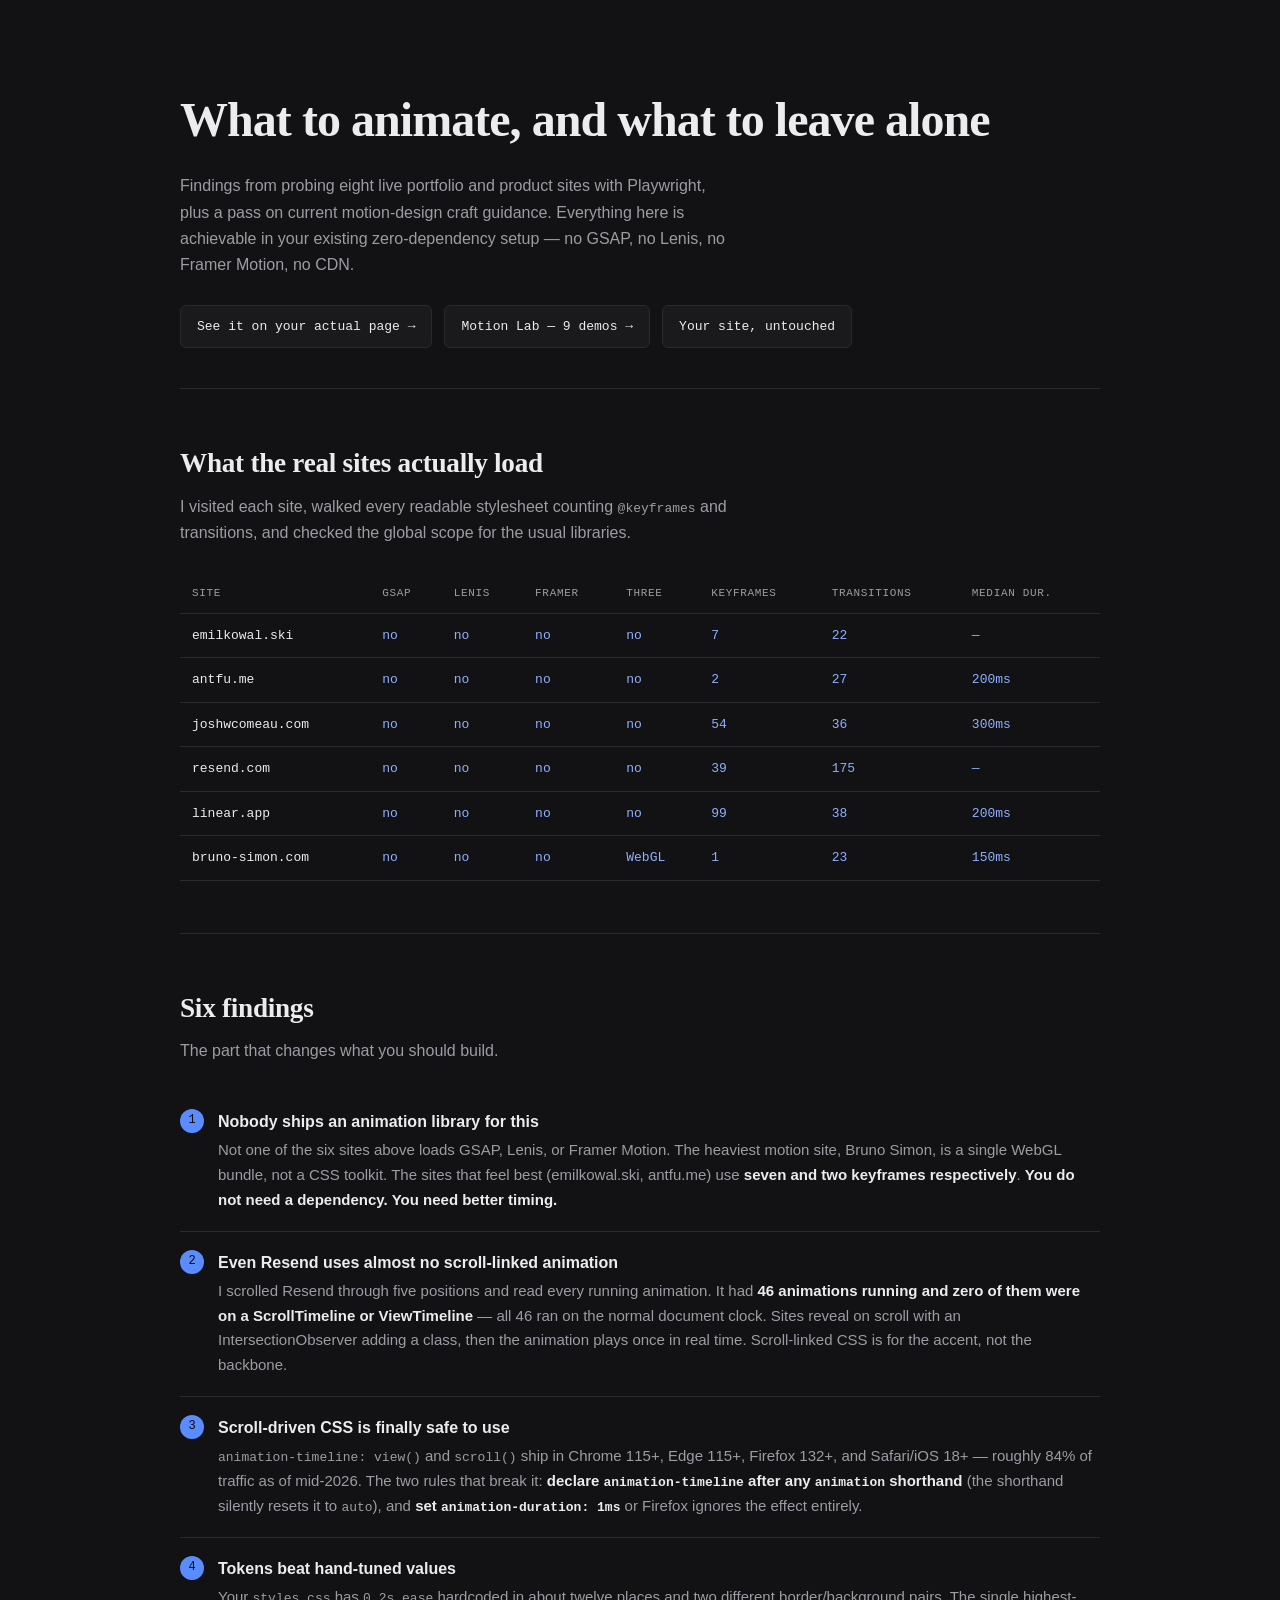
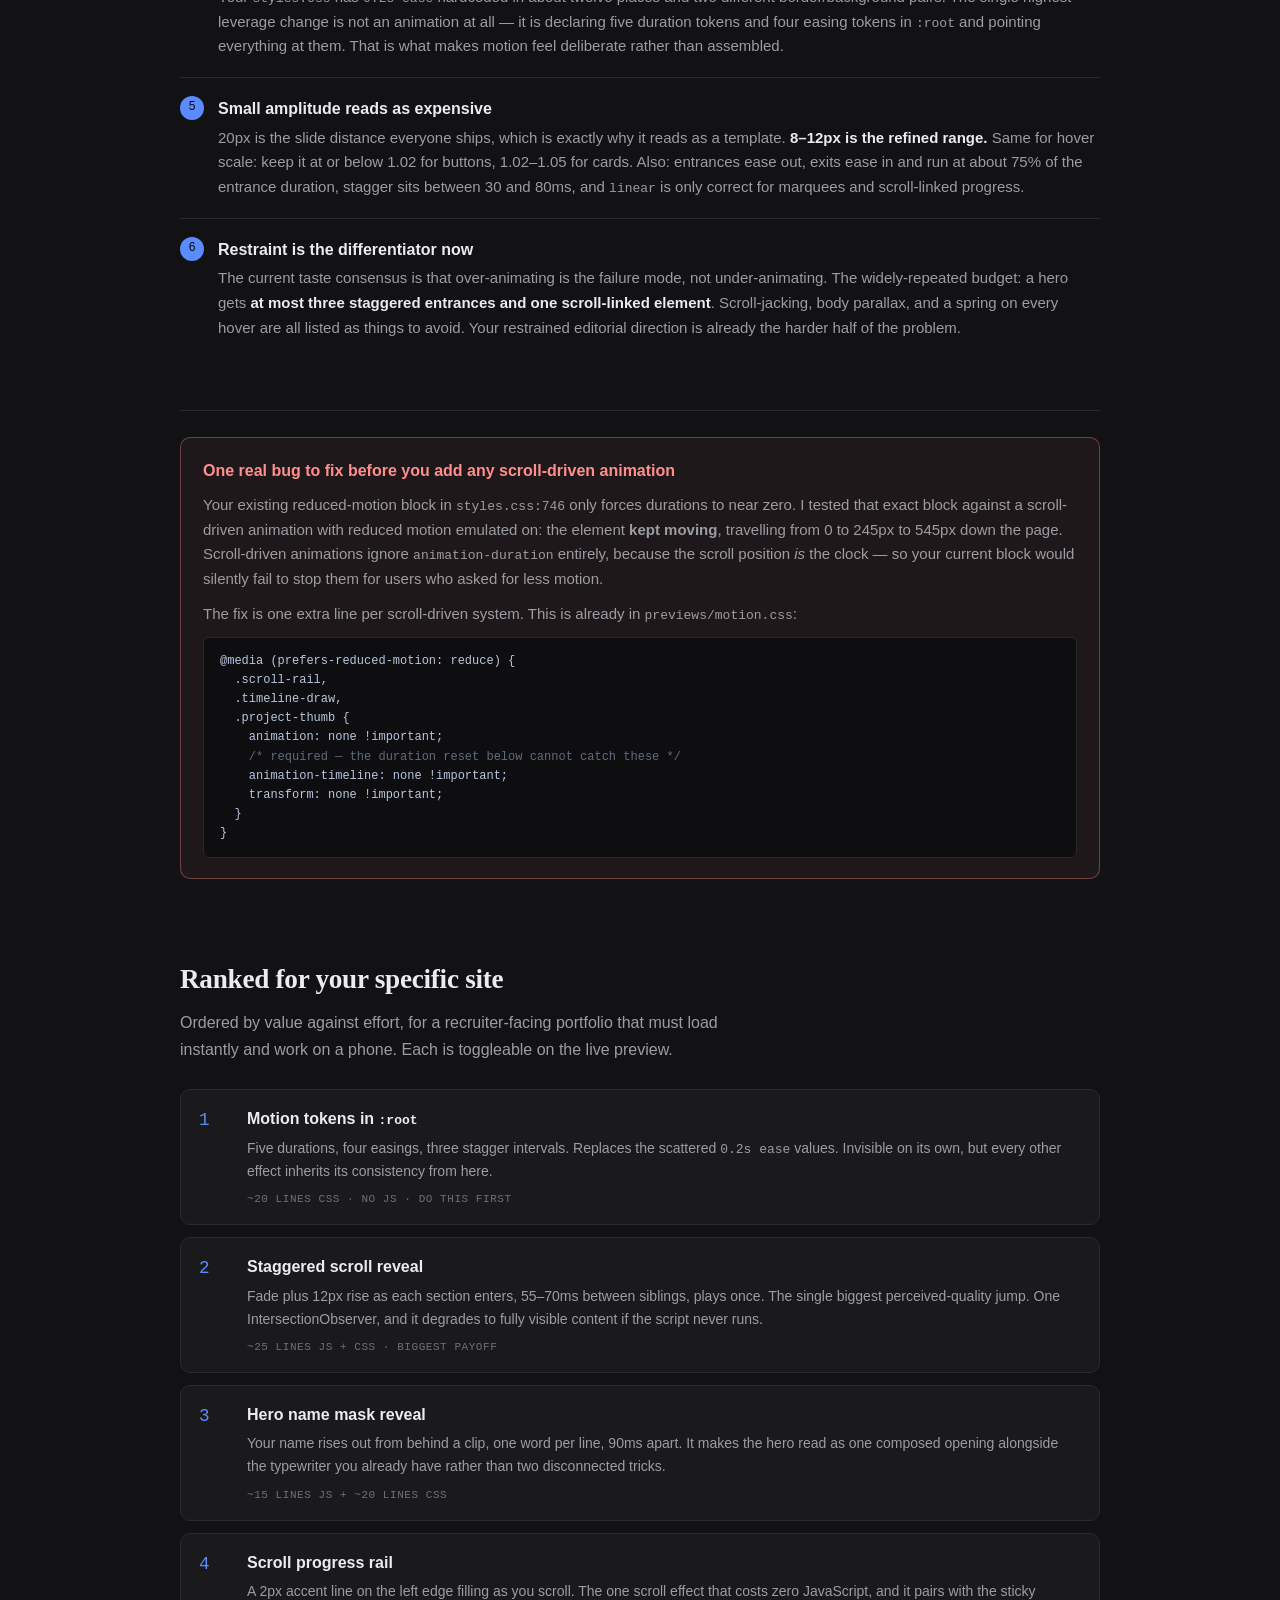
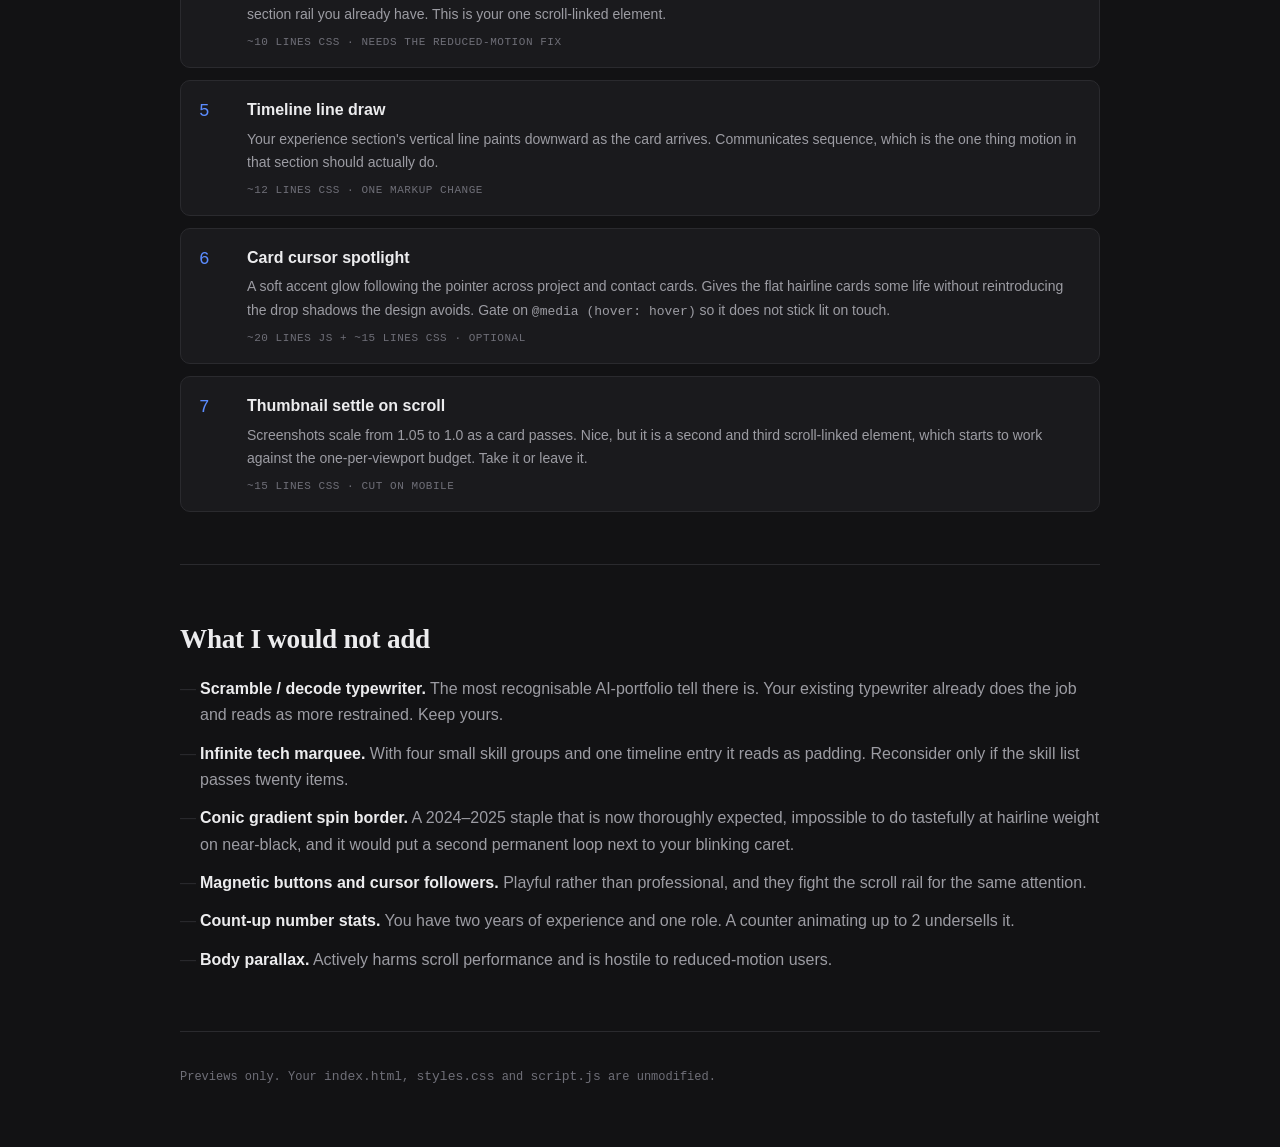
<file: previews/index.html>
<!DOCTYPE html>
<html lang="en">
<head>
<meta charset="UTF-8" />
<meta name="viewport" content="width=device-width, initial-scale=1.0" />
<link rel="icon" href="data:," />
<title>Animation research — findings for this portfolio</title>
<style>
:root {
  --surface: #121214;
  --raised: #1a1a1d;
  --raised-hover: #212126;
  --line: #2a2a2e;
  --ink: #ececee;
  --ink-dim: #9c9ca3;
  --accent: #5b8cff;
  --accent-soft: #8fb0ff;
  --on-accent: #0b0b0c;
  --radius: 10px;
  --radius-sm: 6px;
  --font-sans: -apple-system, BlinkMacSystemFont, "Segoe UI", Roboto, Helvetica, Arial, sans-serif;
  --font-display: "Iowan Old Style", "Palatino Linotype", Palatino, Georgia, "Times New Roman", serif;
  --font-mono: "Cascadia Code", Consolas, ui-monospace, "SF Mono", Menlo, monospace;
}
* { margin: 0; padding: 0; box-sizing: border-box; }
body {
  font-family: var(--font-sans); background: var(--surface); color: var(--ink);
  line-height: 1.65; -webkit-font-smoothing: antialiased;
}
a { color: var(--accent-soft); text-underline-offset: 3px; }
code, .mono { font-family: var(--font-mono); font-size: 0.8125rem; }
.wrap { width: min(920px, 90%); margin: 0 auto; }

header.hero { padding: 80px 0 40px; border-bottom: 1px solid var(--line); }
header.hero h1 { font-family: var(--font-display); font-size: clamp(2rem, 5vw, 3rem); font-weight: 600; letter-spacing: -0.02em; }
header.hero p { color: var(--ink-dim); max-width: 62ch; margin-top: 14px; }

nav.links { display: flex; gap: 12px; flex-wrap: wrap; margin-top: 26px; }
nav.links a {
  border: 1px solid var(--line); background: var(--raised); color: var(--ink);
  padding: 10px 16px; border-radius: var(--radius-sm); text-decoration: none;
  font-family: var(--font-mono); font-size: 0.8125rem;
  transition: border-color 0.15s cubic-bezier(0.4,0,0.2,1), background 0.15s cubic-bezier(0.4,0,0.2,1), color 0.15s;
}
nav.links a:hover { border-color: var(--accent); background: var(--raised-hover); }

section { padding: 52px 0; border-bottom: 1px solid var(--line); }
h2 { font-family: var(--font-display); font-size: 1.7rem; font-weight: 600; letter-spacing: -0.01em; margin-bottom: 8px; }
.sub { color: var(--ink-dim); margin-bottom: 26px; max-width: 66ch; }

table { width: 100%; border-collapse: collapse; font-size: 0.875rem; }
th, td { text-align: left; padding: 11px 12px; border-bottom: 1px solid var(--line); vertical-align: top; }
th { font-family: var(--font-mono); font-size: 0.6875rem; color: var(--ink-dim); text-transform: uppercase; letter-spacing: 0.06em; font-weight: 500; }
td.num { font-family: var(--font-mono); font-size: 0.8125rem; color: var(--accent-soft); white-space: nowrap; }
td.site { font-family: var(--font-mono); font-size: 0.8125rem; white-space: nowrap; }
.zero { color: #ff8f8f; }
.some { color: #ffd479; }
.many { color: #7ee2a8; }

.finding { display: flex; gap: 14px; padding: 18px 0; border-bottom: 1px solid var(--line); }
.finding:last-child { border-bottom: none; }
.finding .n {
  font-family: var(--font-mono); font-size: 0.75rem; color: var(--on-accent);
  background: var(--accent); width: 24px; height: 24px; flex: none;
  display: grid; place-items: center; border-radius: 50%;
}
.finding h3 { font-size: 1rem; font-weight: 600; margin-bottom: 3px; }
.finding p { color: var(--ink-dim); font-size: 0.9375rem; }
.finding p b { color: var(--ink); font-weight: 600; }

.warn {
  border: 1px solid rgba(255,143,143,0.35); background: rgba(255,143,143,0.06);
  border-radius: var(--radius); padding: 20px 22px; margin: 26px 0;
}
.warn h3 { color: #ff8f8f; font-size: 1rem; margin-bottom: 8px; }
.warn p { color: var(--ink-dim); font-size: 0.9375rem; margin-bottom: 10px; }
.warn pre {
  background: #0e0e10; border: 1px solid var(--line); border-radius: var(--radius-sm);
  padding: 14px 16px; overflow-x: auto; font-family: var(--font-mono);
  font-size: 0.75rem; color: #b9c6e0; line-height: 1.6;
}
.warn .cmt { color: #5f6b80; }

.rec { display: grid; gap: 12px; margin-top: 8px; }
.rec-item {
  display: grid; grid-template-columns: 34px 1fr; gap: 14px;
  border: 1px solid var(--line); background: var(--raised);
  border-radius: var(--radius); padding: 16px 18px;
}
.rec-rank { font-family: var(--font-mono); font-size: 1.1rem; color: var(--accent); }
.rec-item h3 { font-size: 1rem; font-weight: 600; margin-bottom: 4px; }
.rec-item p { color: var(--ink-dim); font-size: 0.875rem; }
.rec-item .eff { font-family: var(--font-mono); font-size: 0.6875rem; color: #6f6f78; margin-top: 7px; text-transform: uppercase; letter-spacing: 0.05em; }

ul.plain { list-style: none; color: var(--ink-dim); }
ul.plain li { padding: 6px 0 6px 20px; position: relative; }
ul.plain li::before { content: "\2014"; position: absolute; left: 0; color: var(--line); }
ul.plain b { color: var(--ink); font-weight: 600; }

footer { padding: 34px 0 60px; color: #6f6f78; font-family: var(--font-mono); font-size: 0.75rem; }
</style>
</head>
<body>
<div class="wrap">

<header class="hero">
  <h1>What to animate, and what to leave alone</h1>
  <p>Findings from probing eight live portfolio and product sites with Playwright, plus a pass on current motion-design craft guidance. Everything here is achievable in your existing zero-dependency setup — no GSAP, no Lenis, no Framer Motion, no CDN.</p>
  <nav class="links">
    <a href="site-v2.html">See it on your actual page &rarr;</a>
    <a href="motion-lab.html">Motion Lab — 9 demos &rarr;</a>
    <a href="http://localhost:4173/index.html" target="_blank" rel="noopener">Your site, untouched</a>
  </nav>
</header>

<section>
  <h2>What the real sites actually load</h2>
  <p class="sub">I visited each site, walked every readable stylesheet counting <span class="mono">@keyframes</span> and transitions, and checked the global scope for the usual libraries.</p>
  <table>
    <thead>
      <tr><th>Site</th><th>GSAP</th><th>Lenis</th><th>Framer</th><th>Three</th><th>Keyframes</th><th>Transitions</th><th>Median dur.</th></tr>
    </thead>
    <tbody>
      <tr><td class="site">emilkowal.ski</td><td class="num zero">no</td><td class="num zero">no</td><td class="num zero">no</td><td class="num zero">no</td><td class="num">7</td><td class="num">22</td><td class="num">—</td></tr>
      <tr><td class="site">antfu.me</td><td class="num zero">no</td><td class="num zero">no</td><td class="num zero">no</td><td class="num zero">no</td><td class="num">2</td><td class="num">27</td><td class="num">200ms</td></tr>
      <tr><td class="site">joshwcomeau.com</td><td class="num zero">no</td><td class="num zero">no</td><td class="num zero">no</td><td class="num zero">no</td><td class="num many">54</td><td class="num">36</td><td class="num">300ms</td></tr>
      <tr><td class="site">resend.com</td><td class="num zero">no</td><td class="num zero">no</td><td class="num zero">no</td><td class="num zero">no</td><td class="num many">39</td><td class="num many">175</td><td class="num">—</td></tr>
      <tr><td class="site">linear.app</td><td class="num zero">no</td><td class="num zero">no</td><td class="num zero">no</td><td class="num zero">no</td><td class="num many">99</td><td class="num">38</td><td class="num">200ms</td></tr>
      <tr><td class="site">bruno-simon.com</td><td class="num zero">no</td><td class="num zero">no</td><td class="num zero">no</td><td class="num some">WebGL</td><td class="num">1</td><td class="num">23</td><td class="num">150ms</td></tr>
    </tbody>
  </table>
</section>

<section>
  <h2>Six findings</h2>
  <p class="sub">The part that changes what you should build.</p>

  <div class="finding">
    <div class="n">1</div>
    <div>
      <h3>Nobody ships an animation library for this</h3>
      <p>Not one of the six sites above loads GSAP, Lenis, or Framer Motion. The heaviest motion site, Bruno Simon, is a single WebGL bundle, not a CSS toolkit. The sites that feel best (emilkowal.ski, antfu.me) use <b>seven and two keyframes respectively</b>. <b>You do not need a dependency. You need better timing.</b></p>
    </div>
  </div>

  <div class="finding">
    <div class="n">2</div>
    <div>
      <h3>Even Resend uses almost no scroll-linked animation</h3>
      <p>I scrolled Resend through five positions and read every running animation. It had <b>46 animations running and zero of them were on a ScrollTimeline or ViewTimeline</b> — all 46 ran on the normal document clock. Sites reveal on scroll with an IntersectionObserver adding a class, then the animation plays once in real time. Scroll-linked CSS is for the accent, not the backbone.</p>
    </div>
  </div>

  <div class="finding">
    <div class="n">3</div>
    <div>
      <h3>Scroll-driven CSS is finally safe to use</h3>
      <p><span class="mono">animation-timeline: view()</span> and <span class="mono">scroll()</span> ship in Chrome 115+, Edge 115+, Firefox 132+, and Safari/iOS 18+ — roughly 84% of traffic as of mid-2026. The two rules that break it: <b>declare <span class="mono">animation-timeline</span> after any <span class="mono">animation</span> shorthand</b> (the shorthand silently resets it to <span class="mono">auto</span>), and <b>set <span class="mono">animation-duration: 1ms</span></b> or Firefox ignores the effect entirely.</p>
    </div>
  </div>

  <div class="finding">
    <div class="n">4</div>
    <div>
      <h3>Tokens beat hand-tuned values</h3>
      <p>Your <span class="mono">styles.css</span> has <span class="mono">0.2s ease</span> hardcoded in about twelve places and two different border/background pairs. The single highest-leverage change is not an animation at all — it is declaring five duration tokens and four easing tokens in <span class="mono">:root</span> and pointing everything at them. That is what makes motion feel deliberate rather than assembled.</p>
    </div>
  </div>

  <div class="finding">
    <div class="n">5</div>
    <div>
      <h3>Small amplitude reads as expensive</h3>
      <p>20px is the slide distance everyone ships, which is exactly why it reads as a template. <b>8&ndash;12px is the refined range.</b> Same for hover scale: keep it at or below 1.02 for buttons, 1.02&ndash;1.05 for cards. Also: entrances ease out, exits ease in and run at about 75% of the entrance duration, stagger sits between 30 and 80ms, and <span class="mono">linear</span> is only correct for marquees and scroll-linked progress.</p>
    </div>
  </div>

  <div class="finding">
    <div class="n">6</div>
    <div>
      <h3>Restraint is the differentiator now</h3>
      <p>The current taste consensus is that over-animating is the failure mode, not under-animating. The widely-repeated budget: a hero gets <b>at most three staggered entrances and one scroll-linked element</b>. Scroll-jacking, body parallax, and a spring on every hover are all listed as things to avoid. Your restrained editorial direction is already the harder half of the problem.</p>
    </div>
  </div>
</section>

<div class="warn">
  <h3>One real bug to fix before you add any scroll-driven animation</h3>
  <p>Your existing reduced-motion block in <span class="mono">styles.css:746</span> only forces durations to near zero. I tested that exact block against a scroll-driven animation with reduced motion emulated on: the element <b>kept moving</b>, travelling from 0 to 245px to 545px down the page. Scroll-driven animations ignore <span class="mono">animation-duration</span> entirely, because the scroll position <i>is</i> the clock — so your current block would silently fail to stop them for users who asked for less motion.</p>
  <p>The fix is one extra line per scroll-driven system. This is already in <span class="mono">previews/motion.css</span>:</p>
  <pre>@media (prefers-reduced-motion: reduce) {
  .scroll-rail,
  .timeline-draw,
  .project-thumb {
    animation: none !important;
    <span class="cmt">/* required — the duration reset below cannot catch these */</span>
    animation-timeline: none !important;
    transform: none !important;
  }
}</pre>
</div>

<section>
  <h2>Ranked for your specific site</h2>
  <p class="sub">Ordered by value against effort, for a recruiter-facing portfolio that must load instantly and work on a phone. Each is toggleable on the live preview.</p>
  <div class="rec">
    <div class="rec-item">
      <div class="rec-rank">1</div>
      <div>
        <h3>Motion tokens in <span class="mono">:root</span></h3>
        <p>Five durations, four easings, three stagger intervals. Replaces the scattered <span class="mono">0.2s ease</span> values. Invisible on its own, but every other effect inherits its consistency from here.</p>
        <div class="eff">~20 lines CSS &middot; no JS &middot; do this first</div>
      </div>
    </div>
    <div class="rec-item">
      <div class="rec-rank">2</div>
      <div>
        <h3>Staggered scroll reveal</h3>
        <p>Fade plus 12px rise as each section enters, 55&ndash;70ms between siblings, plays once. The single biggest perceived-quality jump. One IntersectionObserver, and it degrades to fully visible content if the script never runs.</p>
        <div class="eff">~25 lines JS + CSS &middot; biggest payoff</div>
      </div>
    </div>
    <div class="rec-item">
      <div class="rec-rank">3</div>
      <div>
        <h3>Hero name mask reveal</h3>
        <p>Your name rises out from behind a clip, one word per line, 90ms apart. It makes the hero read as one composed opening alongside the typewriter you already have rather than two disconnected tricks.</p>
        <div class="eff">~15 lines JS + ~20 lines CSS</div>
      </div>
    </div>
    <div class="rec-item">
      <div class="rec-rank">4</div>
      <div>
        <h3>Scroll progress rail</h3>
        <p>A 2px accent line on the left edge filling as you scroll. The one scroll effect that costs zero JavaScript, and it pairs with the sticky section rail you already have. This is your one scroll-linked element.</p>
        <div class="eff">~10 lines CSS &middot; needs the reduced-motion fix</div>
      </div>
    </div>
    <div class="rec-item">
      <div class="rec-rank">5</div>
      <div>
        <h3>Timeline line draw</h3>
        <p>Your experience section's vertical line paints downward as the card arrives. Communicates sequence, which is the one thing motion in that section should actually do.</p>
        <div class="eff">~12 lines CSS &middot; one markup change</div>
      </div>
    </div>
    <div class="rec-item">
      <div class="rec-rank">6</div>
      <div>
        <h3>Card cursor spotlight</h3>
        <p>A soft accent glow following the pointer across project and contact cards. Gives the flat hairline cards some life without reintroducing the drop shadows the design avoids. Gate on <span class="mono">@media (hover: hover)</span> so it does not stick lit on touch.</p>
        <div class="eff">~20 lines JS + ~15 lines CSS &middot; optional</div>
      </div>
    </div>
    <div class="rec-item">
      <div class="rec-rank">7</div>
      <div>
        <h3>Thumbnail settle on scroll</h3>
        <p>Screenshots scale from 1.05 to 1.0 as a card passes. Nice, but it is a second and third scroll-linked element, which starts to work against the one-per-viewport budget. Take it or leave it.</p>
        <div class="eff">~15 lines CSS &middot; cut on mobile</div>
      </div>
    </div>
  </div>
</section>

<section>
  <h2>What I would not add</h2>
  <ul class="plain">
    <li><b>Scramble / decode typewriter.</b> The most recognisable AI-portfolio tell there is. Your existing typewriter already does the job and reads as more restrained. Keep yours.</li>
    <li><b>Infinite tech marquee.</b> With four small skill groups and one timeline entry it reads as padding. Reconsider only if the skill list passes twenty items.</li>
    <li><b>Conic gradient spin border.</b> A 2024&ndash;2025 staple that is now thoroughly expected, impossible to do tastefully at hairline weight on near-black, and it would put a second permanent loop next to your blinking caret.</li>
    <li><b>Magnetic buttons and cursor followers.</b> Playful rather than professional, and they fight the scroll rail for the same attention.</li>
    <li><b>Count-up number stats.</b> You have two years of experience and one role. A counter animating up to 2 undersells it.</li>
    <li><b>Body parallax.</b> Actively harms scroll performance and is hostile to reduced-motion users.</li>
  </ul>
</section>

<footer>
  Previews only. Your <span class="mono">index.html</span>, <span class="mono">styles.css</span> and <span class="mono">script.js</span> are unmodified.
</footer>

</div>
</body>
</html>
</file>
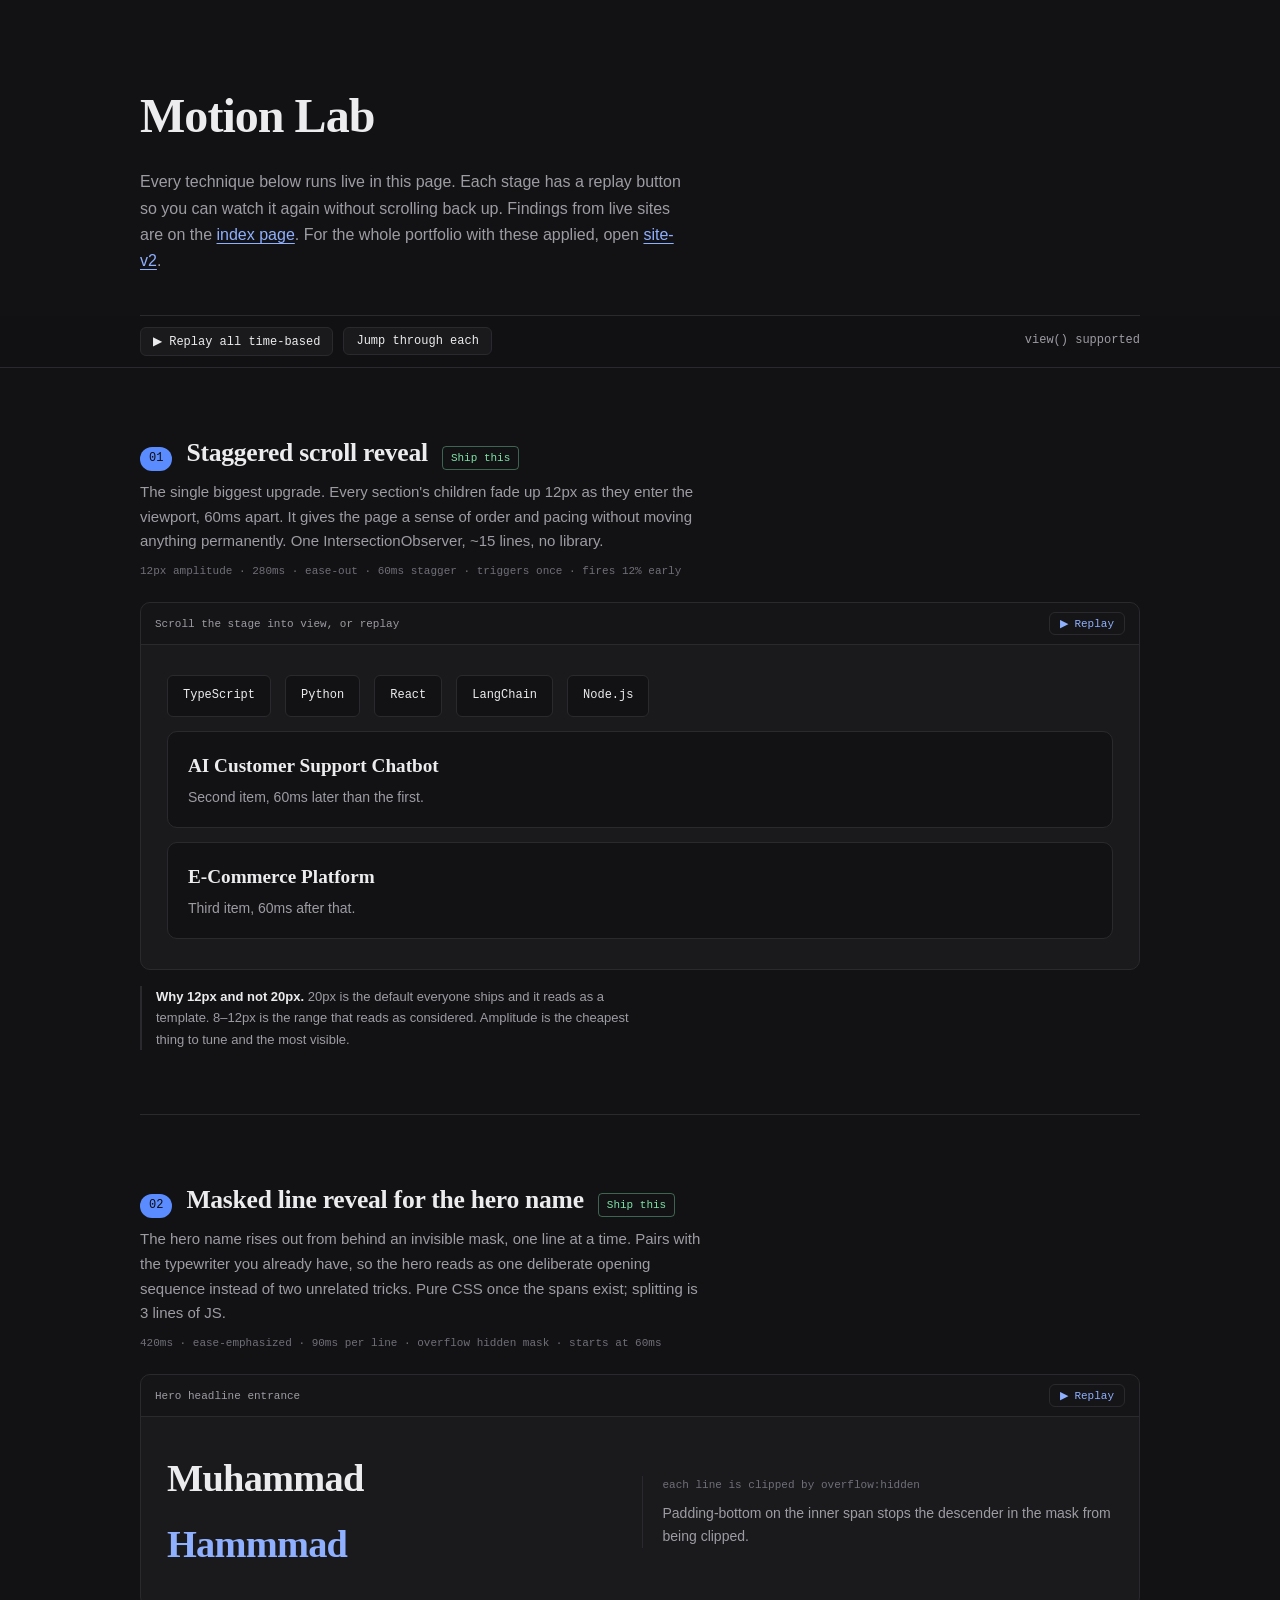
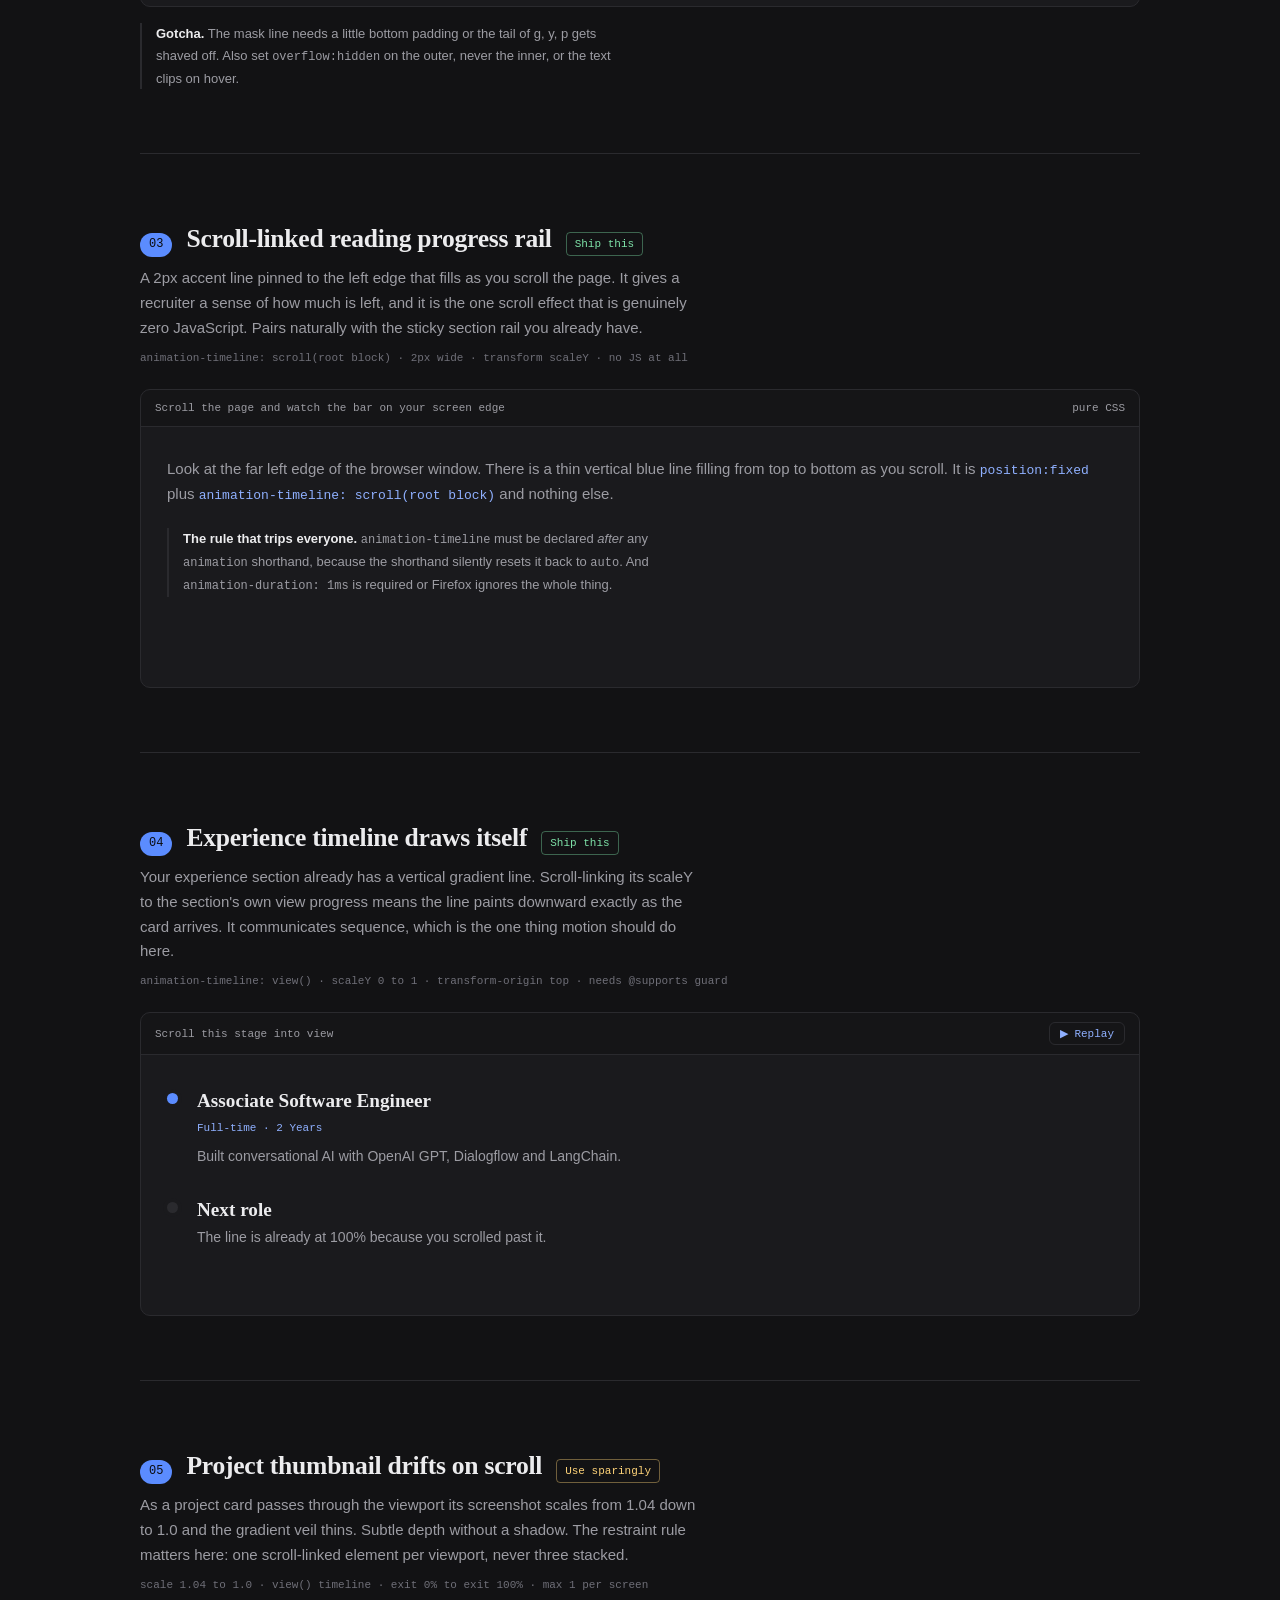
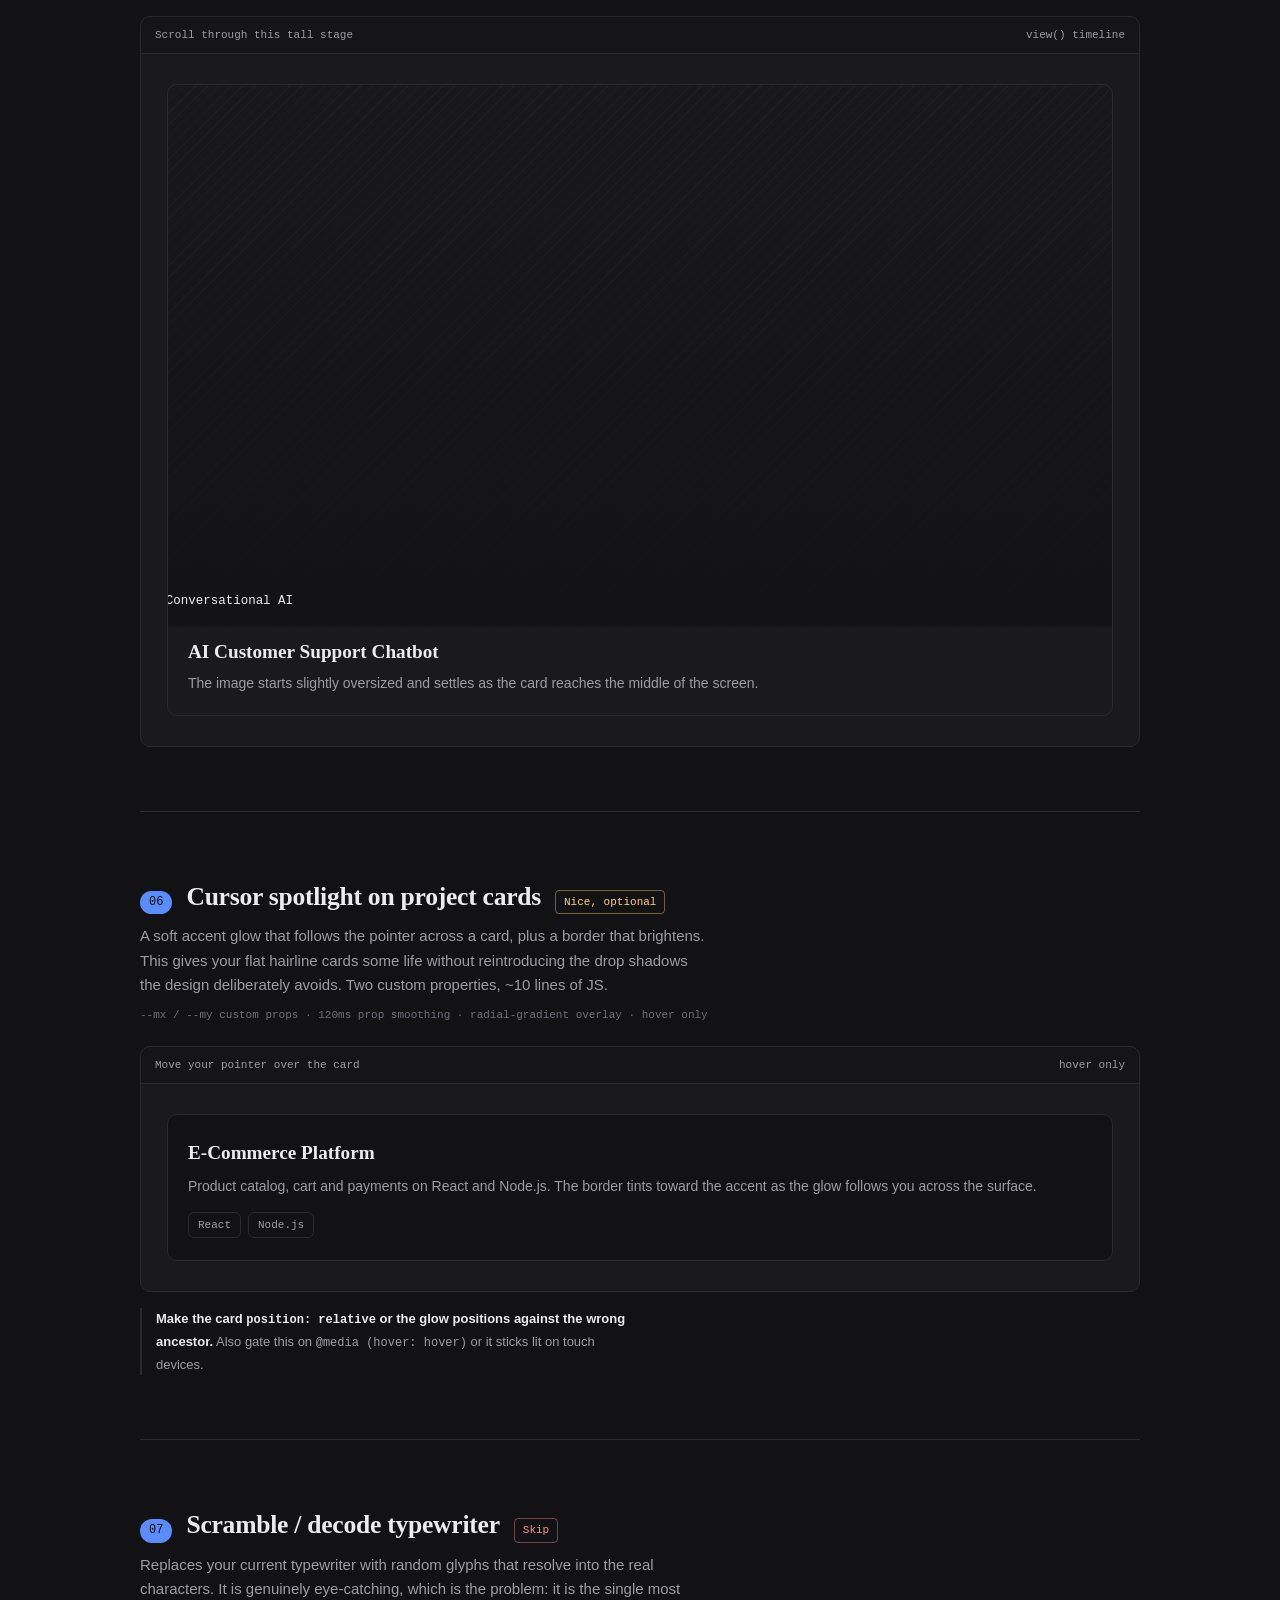
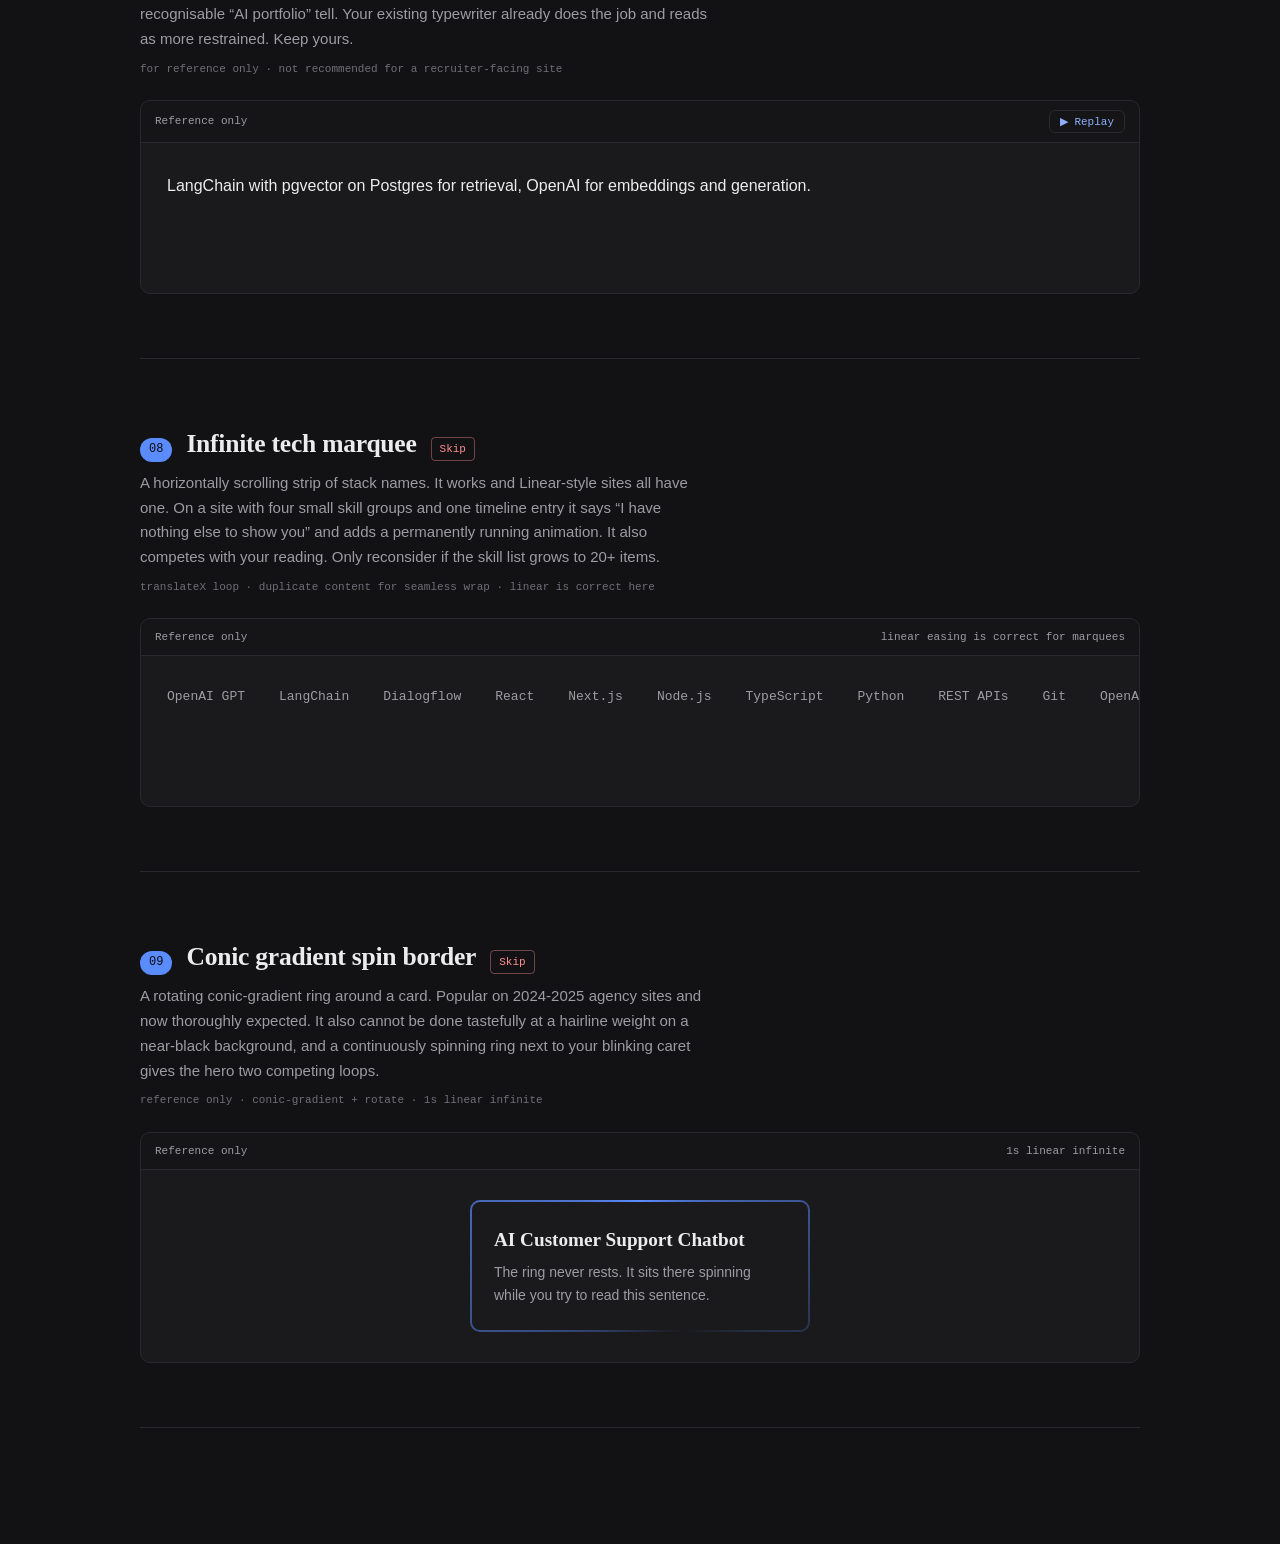
<file: previews/motion-lab.html>
<!DOCTYPE html>
<html lang="en">
<head>
<meta charset="UTF-8" />
<meta name="viewport" content="width=device-width, initial-scale=1.0" />
<link rel="icon" href="data:," />
<title>Motion Lab — candidate animations for the portfolio</title>
<style>
:root {
  --surface: #121214;
  --raised: #1a1a1d;
  --raised-hover: #212126;
  --line: #2a2a2e;
  --ink: #ececee;
  --ink-dim: #9c9ca3;
  --accent: #5b8cff;
  --accent-soft: #8fb0ff;
  --on-accent: #0b0b0c;
  --radius: 10px;
  --radius-sm: 6px;
  --nav-h: 68px;
  --font-sans: -apple-system, BlinkMacSystemFont, "Segoe UI", Roboto, Helvetica, Arial, sans-serif;
  --font-display: "Iowan Old Style", "Palatino Linotype", Palatino, Georgia, "Times New Roman", serif;
  --font-mono: "Cascadia Code", Consolas, ui-monospace, "SF Mono", Menlo, monospace;

  --motion-fast: 120ms;
  --motion-base: 200ms;
  --motion-medium: 280ms;
  --motion-slow: 400ms;
  --ease-out: cubic-bezier(0.22, 1, 0.36, 1);
  --ease-in-out: cubic-bezier(0.65, 0, 0.35, 1);
  --ease-soft: cubic-bezier(0.4, 0, 0.2, 1);
  --ease-emph: cubic-bezier(0.2, 0, 0, 1);
}

* { margin: 0; padding: 0; box-sizing: border-box; }
html { scroll-behavior: smooth; }
body {
  font-family: var(--font-sans);
  background: var(--surface);
  color: var(--ink);
  line-height: 1.65;
  -webkit-font-smoothing: antialiased;
  padding-bottom: 120px;
}
a { color: inherit; text-decoration: none; }
:focus-visible { outline: 2px solid var(--accent); outline-offset: 3px; border-radius: var(--radius-sm); }

.wrap { width: min(1000px, 90%); margin: 0 auto; }

.lab-head { padding: 76px 0 40px; border-bottom: 1px solid var(--line); }
.lab-head h1 {
  font-family: var(--font-display);
  font-size: clamp(2rem, 5vw, 3rem);
  font-weight: 600;
  letter-spacing: -0.02em;
}
.lab-head p { color: var(--ink-dim); max-width: 62ch; margin-top: 14px; }
.lab-head a { color: var(--accent-soft); text-decoration: underline; text-underline-offset: 3px; }

.bar {
  position: sticky; top: 0; z-index: 50;
  background: rgba(18,18,20,0.92);
  backdrop-filter: blur(12px);
  border-bottom: 1px solid var(--line);
  padding: 11px 0;
  display: flex; gap: 10px; align-items: center; flex-wrap: wrap;
  font-family: var(--font-mono); font-size: 0.75rem; color: var(--ink-dim);
}
.bar button {
  font-family: var(--font-mono); font-size: 0.75rem;
  background: var(--raised); color: var(--ink);
  border: 1px solid var(--line); border-radius: var(--radius-sm);
  padding: 6px 12px; cursor: pointer;
  transition: background var(--motion-fast) var(--ease-soft), border-color var(--motion-fast) var(--ease-soft);
}
.bar button:hover { background: var(--raised-hover); border-color: var(--accent); }

.demo { padding: 64px 0; border-bottom: 1px solid var(--line); }
.demo-head { display: flex; gap: 14px; align-items: baseline; flex-wrap: wrap; margin-bottom: 6px; }
.rank {
  font-family: var(--font-mono); font-size: 0.75rem;
  color: var(--on-accent); background: var(--accent);
  padding: 2px 9px; border-radius: 20px; flex: none;
}
.demo h2 { font-family: var(--font-display); font-size: 1.6rem; font-weight: 600; letter-spacing: -0.01em; }
.verdict { font-family: var(--font-mono); font-size: 0.6875rem; padding: 2px 8px; border-radius: 4px; border: 1px solid var(--line); color: var(--ink-dim); }
.verdict.ship { color: #7ee2a8; border-color: rgba(126,226,168,0.4); }
.verdict.maybe { color: #ffd479; border-color: rgba(255,212,121,0.4); }
.verdict.skip { color: #ff8f8f; border-color: rgba(255,143,143,0.4); }
.demo-why { color: var(--ink-dim); font-size: 0.9375rem; max-width: 68ch; margin-bottom: 8px; }
.demo-meta { font-family: var(--font-mono); font-size: 0.6875rem; color: #6f6f78; margin-bottom: 22px; }

.stage {
  border: 1px solid var(--line); border-radius: var(--radius);
  background: var(--raised); overflow: hidden;
}
.stage-bar {
  display: flex; justify-content: space-between; align-items: center; gap: 12px;
  padding: 9px 14px; border-bottom: 1px solid var(--line);
  font-family: var(--font-mono); font-size: 0.6875rem; color: var(--ink-dim);
  background: rgba(0,0,0,0.2);
}
.stage-bar button {
  font-family: var(--font-mono); font-size: 0.6875rem;
  background: none; border: 1px solid var(--line); color: var(--accent-soft);
  border-radius: var(--radius-sm); padding: 4px 10px; cursor: pointer;
}
.stage-bar button:hover { border-color: var(--accent); }
.canvas { padding: 30px 26px; min-height: 150px; }
.canvas.tall { min-height: 260px; }

pre {
  border-top: 1px solid var(--line); background: #0e0e10;
  padding: 16px 20px; overflow-x: auto;
  font-family: var(--font-mono); font-size: 0.75rem; line-height: 1.65; color: #b9c6e0;
}
pre .c { color: #5f6b80; }
pre .p { color: #8fb0ff; }
pre .v { color: #7ee2a8; }

.note {
  font-size: 0.8125rem; color: var(--ink-dim);
  border-left: 2px solid var(--line); padding-left: 14px; margin-top: 16px; max-width: 68ch;
}
.note b { color: var(--ink); font-weight: 600; }
</style>
</head>
<body>

<div class="wrap">
  <div class="lab-head">
    <h1>Motion Lab</h1>
    <p>Every technique below runs live in this page. Each stage has a replay button so you can watch it again without scrolling back up. Findings from live sites are on the <a href="index.html">index page</a>. For the whole portfolio with these applied, open <a href="site-v2.html">site-v2</a>.</p>
  </div>
</div>

<div class="bar">
  <div class="wrap" style="display:flex;gap:10px;align-items:center;flex-wrap:wrap;width:min(1000px,90%)">
    <button onclick="replayAll()">&#9654; Replay all time-based</button>
    <button onclick="document.querySelectorAll('.stage').forEach(s=>s.scrollIntoView({block:'center',behavior:'smooth'}))">Jump through each</button>
    <span style="margin-left:auto" id="supports"></span>
  </div>
</div>

<div class="wrap">

  <!-- 1. STAGGERED REVEAL -->
  <section class="demo" id="d1">
    <div class="demo-head">
      <span class="rank">01</span>
      <h2>Staggered scroll reveal</h2>
      <span class="verdict ship">Ship this</span>
    </div>
    <p class="demo-why">The single biggest upgrade. Every section's children fade up 12px as they enter the viewport, 60ms apart. It gives the page a sense of order and pacing without moving anything permanently. One IntersectionObserver, ~15 lines, no library.</p>
    <p class="demo-meta">12px amplitude &middot; 280ms &middot; ease-out &middot; 60ms stagger &middot; triggers once &middot; fires 12% early</p>
    <div class="stage">
      <div class="stage-bar"><span>Scroll the stage into view, or replay</span><button onclick="replay('d1')">&#9654; Replay</button></div>
      <div class="canvas" data-reveal>
        <div class="r-row" style="display:flex;gap:14px;flex-wrap:wrap">
          <span class="r-item" style="border:1px solid var(--line);background:var(--surface);border-radius:var(--radius-sm);padding:10px 15px;font-family:var(--font-mono);font-size:0.75rem">TypeScript</span>
          <span class="r-item" style="border:1px solid var(--line);background:var(--surface);border-radius:var(--radius-sm);padding:10px 15px;font-family:var(--font-mono);font-size:0.75rem">Python</span>
          <span class="r-item" style="border:1px solid var(--line);background:var(--surface);border-radius:var(--radius-sm);padding:10px 15px;font-family:var(--font-mono);font-size:0.75rem">React</span>
          <span class="r-item" style="border:1px solid var(--line);background:var(--surface);border-radius:var(--radius-sm);padding:10px 15px;font-family:var(--font-mono);font-size:0.75rem">LangChain</span>
          <span class="r-item" style="border:1px solid var(--line);background:var(--surface);border-radius:var(--radius-sm);padding:10px 15px;font-family:var(--font-mono);font-size:0.75rem">Node.js</span>
        </div>
        <div class="r-item" style="border:1px solid var(--line);background:var(--surface);border-radius:var(--radius);padding:18px 20px;margin-top:14px">
          <h3 style="font-family:var(--font-display);font-size:1.2rem;font-weight:600">AI Customer Support Chatbot</h3>
          <p style="color:var(--ink-dim);font-size:0.875rem;margin-top:4px">Second item, 60ms later than the first.</p>
        </div>
        <div class="r-item" style="border:1px solid var(--line);background:var(--surface);border-radius:var(--radius);padding:18px 20px;margin-top:14px">
          <h3 style="font-family:var(--font-display);font-size:1.2rem;font-weight:600">E-Commerce Platform</h3>
          <p style="color:var(--ink-dim);font-size:0.875rem;margin-top:4px">Third item, 60ms after that.</p>
        </div>
      </div>
    </div>
    <p class="note"><b>Why 12px and not 20px.</b> 20px is the default everyone ships and it reads as a template. 8&ndash;12px is the range that reads as considered. Amplitude is the cheapest thing to tune and the most visible.</p>
  </section>

  <!-- 2. SPLIT HEADLINE -->
  <section class="demo" id="d2">
    <div class="demo-head">
      <span class="rank">02</span>
      <h2>Masked line reveal for the hero name</h2>
      <span class="verdict ship">Ship this</span>
    </div>
    <p class="demo-why">The hero name rises out from behind an invisible mask, one line at a time. Pairs with the typewriter you already have, so the hero reads as one deliberate opening sequence instead of two unrelated tricks. Pure CSS once the spans exist; splitting is 3 lines of JS.</p>
    <p class="demo-meta">420ms &middot; ease-emphasized &middot; 90ms per line &middot; overflow hidden mask &middot; starts at 60ms</p>
    <div class="stage">
      <div class="stage-bar"><span>Hero headline entrance</span><button onclick="replay('d2')">&#9654; Replay</button></div>
      <div class="canvas" style="display:flex;align-items:center;gap:24px;flex-wrap:wrap">
        <div class="mask" data-mask style="flex:1;min-width:220px">
          <span class="mask-line" style="display:block;overflow:hidden">
            <span class="mask-in" style="display:block;font-family:var(--font-display);font-size:clamp(1.6rem,4.4vw,2.4rem);font-weight:600;letter-spacing:-0.02em;padding-bottom:0.06em">Muhammad</span>
          </span>
          <span class="mask-line" style="display:block;overflow:hidden">
            <span class="mask-in" style="display:block;font-family:var(--font-display);font-size:clamp(1.6rem,4.4vw,2.4rem);font-weight:600;letter-spacing:-0.02em;color:var(--accent-soft)">Hammmad</span>
          </span>
        </div>
        <div style="flex:1;min-width:200px;border-left:1px solid var(--line);padding-left:20px">
          <p style="font-family:var(--font-mono);font-size:0.6875rem;color:#6f6f78;margin-bottom:8px">each line is clipped by overflow:hidden</p>
          <p style="font-size:0.875rem;color:var(--ink-dim)">Padding-bottom on the inner span stops the descender in the mask from being clipped.</p>
        </div>
      </div>
    </div>
    <p class="note"><b>Gotcha.</b> The mask line needs a little bottom padding or the tail of g, y, p gets shaved off. Also set <span style="font-family:var(--font-mono);font-size:0.75rem">overflow:hidden</span> on the outer, never the inner, or the text clips on hover.</p>
  </section>

  <!-- 3. SCROLL PROGRESS RAIL -->
  <section class="demo" id="d3">
    <div class="demo-head">
      <span class="rank">03</span>
      <h2>Scroll-linked reading progress rail</h2>
      <span class="verdict ship">Ship this</span>
    </div>
    <p class="demo-why">A 2px accent line pinned to the left edge that fills as you scroll the page. It gives a recruiter a sense of how much is left, and it is the one scroll effect that is genuinely zero JavaScript. Pairs naturally with the sticky section rail you already have.</p>
    <p class="demo-meta">animation-timeline: scroll(root block) &middot; 2px wide &middot; transform scaleY &middot; no JS at all</p>
    <div class="stage">
      <div class="stage-bar"><span>Scroll the page and watch the bar on your screen edge</span><span>pure CSS</span></div>
      <div class="canvas tall">
        <p style="color:var(--ink-dim);font-size:0.9375rem">Look at the far left edge of the browser window. There is a thin vertical blue line filling from top to bottom as you scroll. It is <span style="font-family:var(--font-mono);font-size:0.8125rem;color:var(--accent-soft)">position:fixed</span> plus <span style="font-family:var(--font-mono);font-size:0.8125rem;color:var(--accent-soft)">animation-timeline: scroll(root block)</span> and nothing else.</p>
        <p class="note" style="margin-top:22px"><b>The rule that trips everyone.</b> <span style="font-family:var(--font-mono);font-size:0.75rem">animation-timeline</span> must be declared <i>after</i> any <span style="font-family:var(--font-mono);font-size:0.75rem">animation</span> shorthand, because the shorthand silently resets it back to <span style="font-family:var(--font-mono);font-size:0.75rem">auto</span>. And <span style="font-family:var(--font-mono);font-size:0.75rem">animation-duration: 1ms</span> is required or Firefox ignores the whole thing.</p>
      </div>
    </div>
  </section>

  <!-- 4. TIMELINE DRAW -->
  <section class="demo" id="d4">
    <div class="demo-head">
      <span class="rank">04</span>
      <h2>Experience timeline draws itself</h2>
      <span class="verdict ship">Ship this</span>
    </div>
    <p class="demo-why">Your experience section already has a vertical gradient line. Scroll-linking its scaleY to the section's own view progress means the line paints downward exactly as the card arrives. It communicates sequence, which is the one thing motion should do here.</p>
    <p class="demo-meta">animation-timeline: view() &middot; scaleY 0 to 1 &middot; transform-origin top &middot; needs @supports guard</p>
    <div class="stage" style="position:relative">
      <div class="stage-bar"><span>Scroll this stage into view</span><button onclick="replay('d4')">&#9654; Replay</button></div>
      <div class="canvas tall" data-draw>
        <div style="position:relative;padding-left:30px">
          <span class="draw-line" style="position:absolute;left:4px;top:6px;bottom:6px;width:1px;background:linear-gradient(var(--accent),var(--line) 70%,transparent);transform-origin:top;transform:scaleY(0)"></span>
          <div style="position:relative;margin-bottom:26px">
            <span style="position:absolute;left:-30px;top:8px;width:11px;height:11px;border-radius:50%;background:var(--accent);box-shadow:0 0 0 4px var(--raised)"></span>
            <h3 style="font-family:var(--font-display);font-size:1.2rem;font-weight:600">Associate Software Engineer</h3>
            <p style="font-family:var(--font-mono);font-size:0.6875rem;color:var(--accent-soft);margin:2px 0 8px">Full-time &middot; 2 Years</p>
            <p style="color:var(--ink-dim);font-size:0.875rem">Built conversational AI with OpenAI GPT, Dialogflow and LangChain.</p>
          </div>
          <div style="position:relative">
            <span style="position:absolute;left:-30px;top:8px;width:11px;height:11px;border-radius:50%;background:var(--line);box-shadow:0 0 0 4px var(--raised)"></span>
            <h3 style="font-family:var(--font-display);font-size:1.2rem;font-weight:600">Next role</h3>
            <p style="color:var(--ink-dim);font-size:0.875rem">The line is already at 100% because you scrolled past it.</p>
          </div>
        </div>
      </div>
    </div>
  </section>

  <!-- 5. THUMB SCALE -->
  <section class="demo" id="d5">
    <div class="demo-head">
      <span class="rank">05</span>
      <h2>Project thumbnail drifts on scroll</h2>
      <span class="verdict maybe">Use sparingly</span>
    </div>
    <p class="demo-why">As a project card passes through the viewport its screenshot scales from 1.04 down to 1.0 and the gradient veil thins. Subtle depth without a shadow. The restraint rule matters here: one scroll-linked element per viewport, never three stacked.</p>
    <p class="demo-meta">scale 1.04 to 1.0 &middot; view() timeline &middot; exit 0% to exit 100% &middot; max 1 per screen</p>
    <div class="stage">
      <div class="stage-bar"><span>Scroll through this tall stage</span><span>view() timeline</span></div>
      <div class="canvas tall" data-zoom>
        <div style="border:1px solid var(--line);border-radius:var(--radius);overflow:hidden">
          <div class="zoom-img" style="aspect-ratio:16/9;position:relative;transform:scale(1.04)">
            <div style="position:absolute;inset:0;background:repeating-linear-gradient(135deg,transparent 0 7px,rgba(255,255,255,0.03) 7px 8px)"></div>
            <div class="zoom-veil" style="position:absolute;inset:0;background:linear-gradient(to top,rgba(18,18,20,0.9),rgba(18,18,20,0.18))"></div>
            <span style="position:absolute;left:16px;bottom:14px;z-index:1;font-family:var(--font-mono);font-size:0.75rem">Conversational AI</span>
          </div>
          <div style="padding:20px">
            <h3 style="font-family:var(--font-display);font-size:1.2rem;font-weight:600">AI Customer Support Chatbot</h3>
            <p style="color:var(--ink-dim);font-size:0.875rem;margin-top:4px">The image starts slightly oversized and settles as the card reaches the middle of the screen.</p>
          </div>
        </div>
      </div>
    </div>
  </section>

  <!-- 6. SPOTLIGHT -->
  <section class="demo" id="d6">
    <div class="demo-head">
      <span class="rank">06</span>
      <h2>Cursor spotlight on project cards</h2>
      <span class="verdict maybe">Nice, optional</span>
    </div>
    <p class="demo-why">A soft accent glow that follows the pointer across a card, plus a border that brightens. This gives your flat hairline cards some life without reintroducing the drop shadows the design deliberately avoids. Two custom properties, ~10 lines of JS.</p>
    <p class="demo-meta">--mx / --my custom props &middot; 120ms prop smoothing &middot; radial-gradient overlay &middot; hover only</p>
    <div class="stage">
      <div class="stage-bar"><span>Move your pointer over the card</span><span>hover only</span></div>
      <div class="canvas" id="d6">
        <div class="spot" style="border:1px solid var(--line);border-radius:var(--radius);background:var(--surface);padding:22px 20px;cursor:pointer">
          <div class="spot-glow" style="position:absolute;inset:0;border-radius:inherit;opacity:0;transition:opacity var(--motion-base) var(--ease-soft);pointer-events:none;background:radial-gradient(240px circle at var(--mx,50%) var(--my,50%),rgba(91,140,255,0.13),transparent 70%)"></div>
          <h3 style="font-family:var(--font-display);font-size:1.2rem;font-weight:600;position:relative">E-Commerce Platform</h3>
          <p style="color:var(--ink-dim);font-size:0.875rem;margin-top:6px;position:relative">Product catalog, cart and payments on React and Node.js. The border tints toward the accent as the glow follows you across the surface.</p>
          <div style="display:flex;gap:7px;margin-top:14px;position:relative">
            <span style="font-family:var(--font-mono);font-size:0.6875rem;color:var(--ink-dim);border:1px solid var(--line);padding:3px 9px;border-radius:var(--radius-sm)">React</span>
            <span style="font-family:var(--font-mono);font-size:0.6875rem;color:var(--ink-dim);border:1px solid var(--line);padding:3px 9px;border-radius:var(--radius-sm)">Node.js</span>
          </div>
        </div>
      </div>
    </div>
    <p class="note"><b>Make the card <span style="font-family:var(--font-mono);font-size:0.75rem">position: relative</span> or the glow positions against the wrong ancestor.</b> Also gate this on <span style="font-family:var(--font-mono);font-size:0.75rem">@media (hover: hover)</span> or it sticks lit on touch devices.</p>
  </section>

  <!-- 7. SCRAMBLE -->
  <section class="demo" id="d7">
    <div class="demo-head">
      <span class="rank">07</span>
      <h2>Scramble / decode typewriter</h2>
      <span class="verdict skip">Skip</span>
    </div>
    <p class="demo-why">Replaces your current typewriter with random glyphs that resolve into the real characters. It is genuinely eye-catching, which is the problem: it is the single most recognisable &ldquo;AI portfolio&rdquo; tell. Your existing typewriter already does the job and reads as more restrained. Keep yours.</p>
    <p class="demo-meta">for reference only &middot; not recommended for a recruiter-facing site</p>
    <div class="stage">
      <div class="stage-bar"><span>Reference only</span><button onclick="replay('d7')">&#9654; Replay</button></div>
      <div class="canvas">
        <p id="scrambleOut" style="font-size:1rem;line-height:1.6;min-height:3.2em"></p>
      </div>
    </div>
  </section>

  <!-- 8. MARQUEE -->
  <section class="demo" id="d8">
    <div class="demo-head">
      <span class="rank">08</span>
      <h2>Infinite tech marquee</h2>
      <span class="verdict skip">Skip</span>
    </div>
    <p class="demo-why">A horizontally scrolling strip of stack names. It works and Linear-style sites all have one. On a site with four small skill groups and one timeline entry it says &ldquo;I have nothing else to show you&rdquo; and adds a permanently running animation. It also competes with your reading. Only reconsider if the skill list grows to 20+ items.</p>
    <p class="demo-meta">translateX loop &middot; duplicate content for seamless wrap &middot; linear is correct here</p>
    <div class="stage">
      <div class="stage-bar"><span>Reference only</span><span>linear easing is correct for marquees</span></div>
      <div class="canvas" style="overflow:hidden">
        <div style="display:flex;gap:34px;width:max-content;animation:slide 14s linear infinite;font-family:var(--font-mono);font-size:0.8125rem;color:var(--ink-dim)">
          <span>OpenAI GPT</span><span>LangChain</span><span>Dialogflow</span><span>React</span><span>Next.js</span><span>Node.js</span><span>TypeScript</span><span>Python</span><span>REST APIs</span><span>Git</span>
          <span>OpenAI GPT</span><span>LangChain</span><span>Dialogflow</span><span>React</span><span>Next.js</span><span>Node.js</span><span>TypeScript</span><span>Python</span><span>REST APIs</span><span>Git</span>
        </div>
      </div>
    </div>
  </section>

  <!-- 9. CONIC BORDER -->
  <section class="demo" id="d9">
    <div class="demo-head">
      <span class="rank">09</span>
      <h2>Conic gradient spin border</h2>
      <span class="verdict skip">Skip</span>
    </div>
    <p class="demo-why">A rotating conic-gradient ring around a card. Popular on 2024-2025 agency sites and now thoroughly expected. It also cannot be done tastefully at a hairline weight on a near-black background, and a continuously spinning ring next to your blinking caret gives the hero two competing loops.</p>
    <p class="demo-meta">reference only &middot; conic-gradient + rotate &middot; 1s linear infinite</p>
    <div class="stage">
      <div class="stage-bar"><span>Reference only</span><span>1s linear infinite</span></div>
      <div class="canvas" style="display:flex;justify-content:center">
        <div style="padding:2px;border-radius:var(--radius);background:conic-gradient(from 0turn,var(--accent),transparent 40%,var(--accent));animation:spin 1s linear infinite;width:min(340px,100%)">
          <div style="background:var(--raised);border-radius:calc(var(--radius) - 2px);padding:22px">
            <h3 style="font-family:var(--font-display);font-size:1.2rem;font-weight:600">AI Customer Support Chatbot</h3>
            <p style="color:var(--ink-dim);font-size:0.875rem;margin-top:6px">The ring never rests. It sits there spinning while you try to read this sentence.</p>
          </div>
        </div>
      </div>
    </div>
  </section>

</div>

<style>
@keyframes slide { to { transform: translateX(-50%); } }
@keyframes spin { to { transform: rotate(1turn); } }

[data-reveal] .r-item { opacity: 0; transform: translateY(12px); }
[data-reveal].in .r-item {
  opacity: 1; transform: none;
  transition: opacity var(--motion-medium) var(--ease-out), transform var(--motion-medium) var(--ease-out);
}
[data-reveal].in .r-item:nth-child(1) { transition-delay: 0ms; }
[data-reveal].in .r-row .r-item:nth-child(2) { transition-delay: 60ms; }
[data-reveal].in .r-row .r-item:nth-child(3) { transition-delay: 120ms; }
[data-reveal].in .r-row .r-item:nth-child(4) { transition-delay: 180ms; }
[data-reveal].in .r-row .r-item:nth-child(5) { transition-delay: 240ms; }
[data-reveal].in > .r-item:nth-of-type(1) { transition-delay: 300ms; }
[data-reveal].in > .r-item:nth-of-type(2) { transition-delay: 360ms; }

.mask-in { transform: translateY(105%); }
.mask.in .mask-in { transform: none; transition: transform 420ms var(--ease-emph); }
.mask.in .mask-line:nth-child(1) .mask-in { transition-delay: 60ms; }
.mask.in .mask-line:nth-child(2) .mask-in { transition-delay: 150ms; }

.draw-line { transform: scaleY(0); }
[data-draw].in .draw-line { animation: drawline linear both; animation-timeline: view(); animation-range: entry 10% cover 45%; }
@keyframes drawline { from { transform: scaleY(0); } to { transform: scaleY(1); } }

.zoom-img { transform: scale(1.04); }
.zoom-veil { opacity: 1; }
[data-zoom].in .zoom-img { animation: zoomin linear both; animation-timeline: view(); animation-range: exit 0% exit 100%; }
[data-zoom].in .zoom-veil { animation: veillin linear both; animation-timeline: view(); animation-range: exit 0% exit 100%; }
@keyframes zoomin { from { transform: scale(1.04); } to { transform: scale(1); } }
@keyframes veillin { from { opacity: 1; } to { opacity: 0.45; } }

.spot { position: relative; }
.spot:hover { border-color: var(--accent); }
.spot:hover .spot-glow { opacity: 1; }

.progress-rail {
  position: fixed; left: 0; top: 0; width: 2px; height: 100vh; z-index: 200;
  background: var(--accent); transform-origin: top; transform: scaleY(0);
}
@supports (animation-timeline: scroll()) {
  .progress-rail {
    animation: railfill linear both;
    animation-timeline: scroll(root block);
  }
}
@keyframes railfill { from { transform: scaleY(0); } to { transform: scaleY(1); } }
</style>

<div class="progress-rail" id="rail"></div>

<script>
const supportsView = CSS.supports("animation-timeline: view()");
document.getElementById("supports").textContent =
  "view() " + (supportsView ? "supported" : "NOT supported — demos 04/05 need a fallback");

const rail = document.getElementById("rail");
if (!CSS.supports("animation-timeline: scroll()")) {
  const upd = () => {
    const max = document.documentElement.scrollHeight - window.innerHeight;
    rail.style.transform = "scaleY(" + (max > 0 ? window.scrollY / max : 0) + ")";
  };
  window.addEventListener("scroll", upd, { passive: true });
  upd();
}

const io = new IntersectionObserver((entries) => {
  entries.forEach((e) => {
    if (e.isIntersecting) {
      e.target.classList.add("in");
      io.unobserve(e.target);
    }
  });
}, { threshold: 0.12, rootMargin: "0px 0px -8% 0px" });

document.querySelectorAll("[data-reveal], [data-mask], [data-draw], [data-zoom]").forEach((el) => io.observe(el));

function replay(id) {
  const el = document.getElementById(id);
  const t = el.querySelector("[data-reveal], [data-mask], [data-draw], [data-zoom]");
  if (t) { t.classList.remove("in"); void t.offsetWidth; t.classList.add("in"); }
  if (id === "d7") scramble();
}

function replayAll() {
  document.querySelectorAll("[data-reveal], [data-mask]").forEach((t) => {
    t.classList.remove("in");
  });
  void document.body.offsetWidth;
  document.querySelectorAll("[data-reveal], [data-mask]").forEach((t) => t.classList.add("in"));
  scramble();
}

const stage = document.getElementById("d6");
const spot = stage.querySelector(".spot");
spot.addEventListener("pointermove", (e) => {
  const r = spot.getBoundingClientRect();
  spot.style.setProperty("--mx", (e.clientX - r.left) + "px");
  spot.style.setProperty("--my", (e.clientY - r.top) + "px");
});

const glyphs = "ABCDEFGHIJKLMNOPQRSTUVWXYZ#$%&@*<>/\\|=+-0123456789";
const target = "LangChain with pgvector on Postgres for retrieval, OpenAI for embeddings and generation.";
const out = document.getElementById("scrambleOut");
let scrambleTimer;
function scramble() {
  clearTimeout(scrambleTimer);
  const total = target.length;
  let frame = 0;
  const start = performance.now();
  const step = () => {
    const elapsed = performance.now() - start;
    const settled = Math.floor((elapsed / 1400) * total);
    let s = "";
    for (let i = 0; i < total; i++) {
      if (i < settled) s += target[i];
      else if (target[i] === " ") s += " ";
      else s += glyphs[Math.floor(Math.random() * glyphs.length)];
    }
    out.textContent = s;
    if (settled < total) scrambleTimer = setTimeout(step, 30);
    else out.textContent = target;
  };
  step();
}
scramble();
</script>

<style>
@media (prefers-reduced-motion: reduce) {
  html { scroll-behavior: auto; }
  *, *::before, *::after {
    animation-duration: 0.01ms !important;
    animation-iteration-count: 1 !important;
    transition-duration: 0.01ms !important;
  }
  [data-draw].in .draw-line,
  [data-zoom].in .zoom-img,
  [data-zoom].in .zoom-veil {
    animation: none !important;
    animation-timeline: none !important;
    transform: none;
    opacity: 1;
  }
  .zoom-img { transform: none; }
  .zoom-veil { opacity: 1; }
  .mask-in { transform: none; }
  [data-reveal] .r-item { opacity: 1; transform: none; }
  .progress-rail { display: none; }
}
</style>

</body>
</html>
</file>
